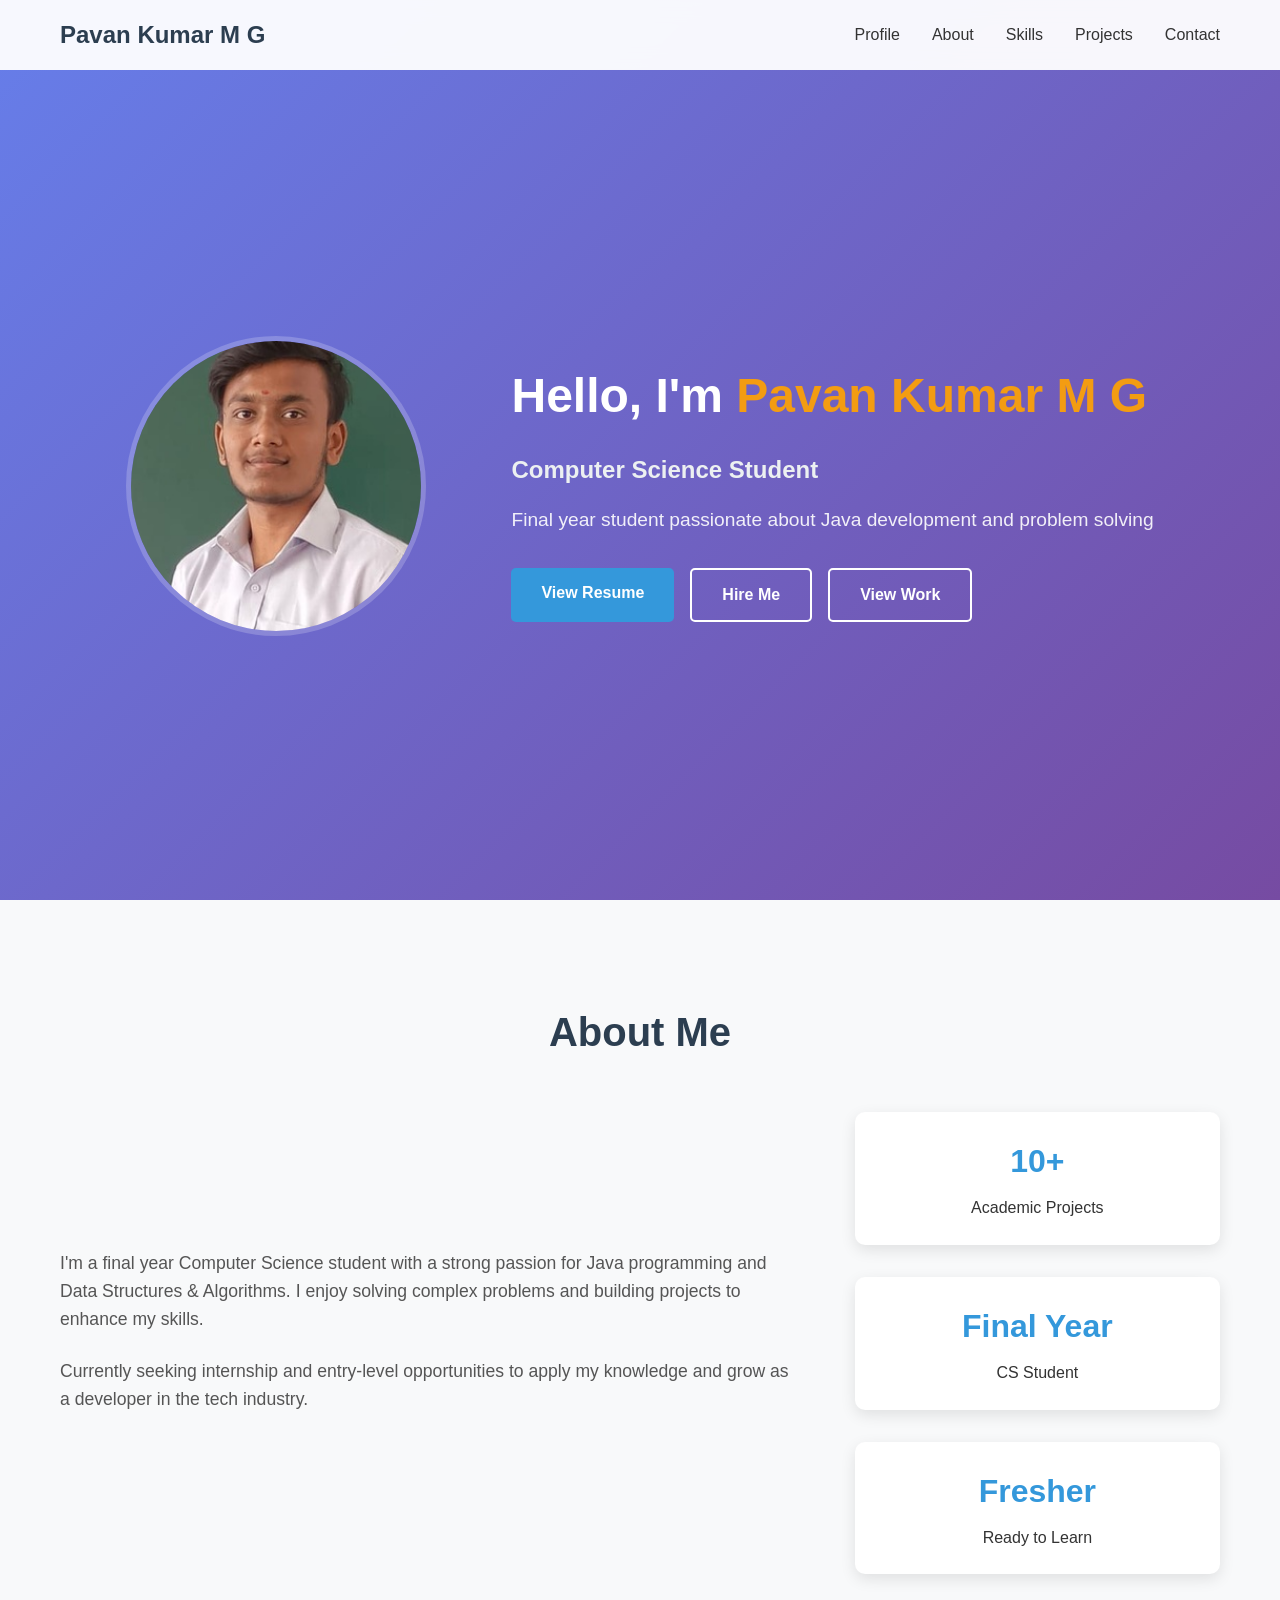
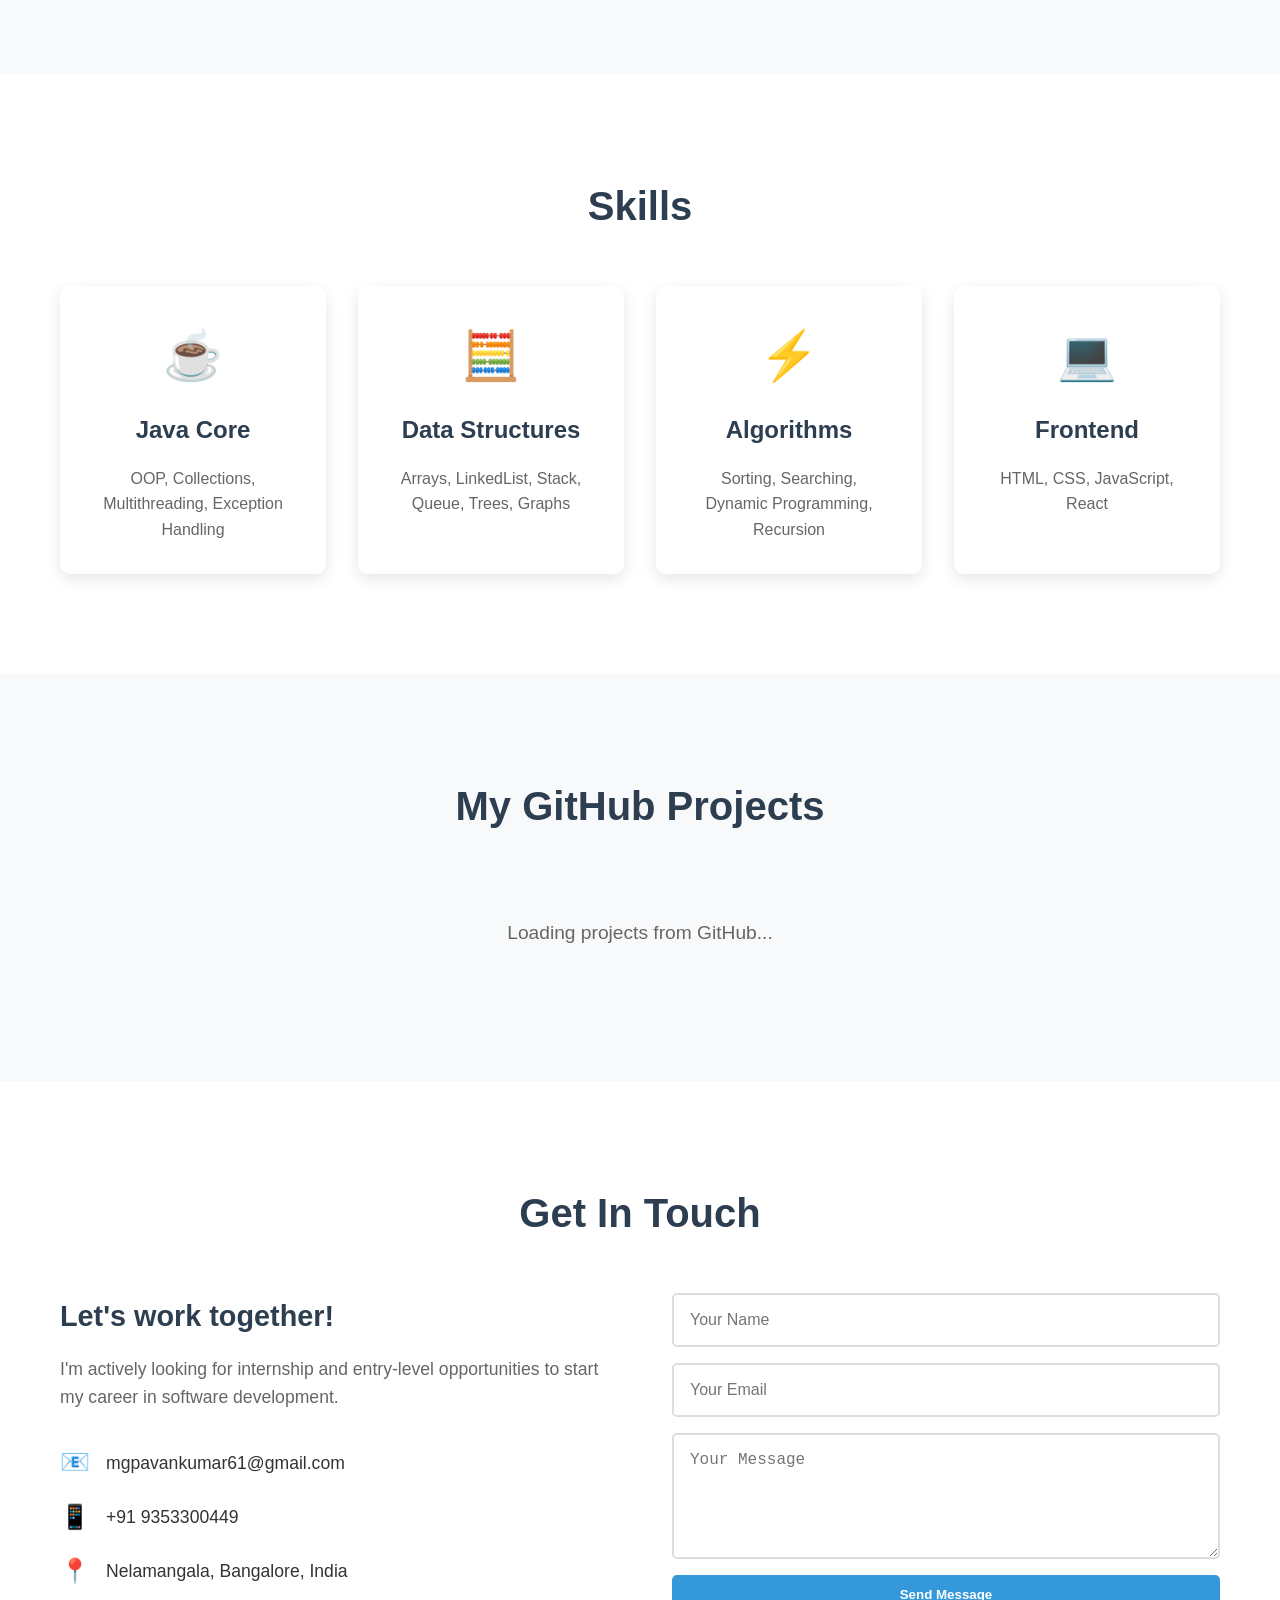
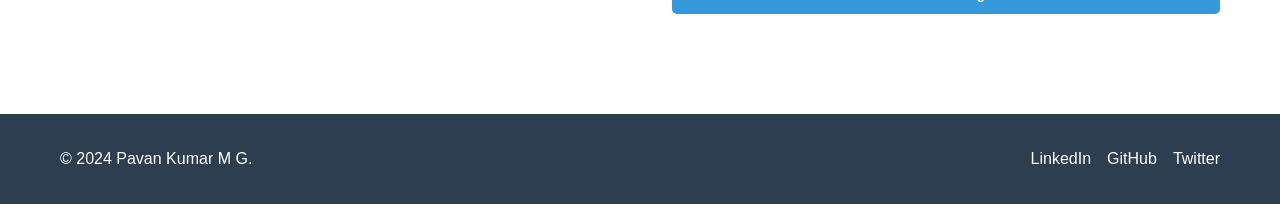
<file: index.html>
<!DOCTYPE html>
<html lang="en">
<head>
    <meta charset="UTF-8">
    <meta name="viewport" content="width=device-width, initial-scale=1.0">
    <title>Pavan Kumar M G - Portfolio</title>
    <link rel="stylesheet" href="styles.css">
    <script src="github.js" defer></script>
</head>
<body>
    <!-- Navigation -->
    <nav>
        <div class="nav-container">
            <h2>Pavan Kumar M G</h2>
            <ul>
                <li><a href="#profile">Profile</a></li>
                <li><a href="#about">About</a></li>
                <li><a href="#skills">Skills</a></li>
                <li><a href="#projects">Projects</a></li>
                <li><a href="#contact">Contact</a></li>
            </ul>
        </div>
    </nav>

    <!-- Profile Section -->
    <section id="profile" class="profile">
        <div class="profile-container">
            <div class="profile-image">
                <img src="photo.jpg.jpeg" alt="Pavan Kumar M G Profile Picture">
            </div>
            <div class="profile-content">
                <h1>Hello, I'm <span>Pavan Kumar M G</span></h1>
                <h2>Computer Science Student</h2>
                <p>Final year student passionate about Java development and problem solving</p>
                <div class="profile-buttons">
                    <a href="https://drive.google.com/file/d/1fKP-hVmkiVG8Byj61fQQD9lhDB0isuoK/view?usp=drive_link" target="_blank" class="btn primary">View Resume</a>
                    <a href="#contact" class="btn secondary">Hire Me</a>
                    <a href="#projects" class="btn secondary">View Work</a>
                </div>
            </div>
        </div>
    </section>

    <!-- About Me Section -->
    <section id="about" class="about">
        <div class="container">
            <h2>About Me</h2>
            <div class="about-content">
                <div class="about-text">
                    <p>I'm a final year Computer Science student with a strong passion for Java programming and Data Structures & Algorithms. I enjoy solving complex problems and building projects to enhance my skills.</p>
                    <p>Currently seeking internship and entry-level opportunities to apply my knowledge and grow as a developer in the tech industry.</p>
                </div>
                <div class="about-stats">
                    <div class="stat">
                        <h3>10+</h3>
                        <p>Academic Projects</p>
                    </div>
                    <div class="stat">
                        <h3>Final Year</h3>
                        <p>CS Student</p>
                    </div>
                    <div class="stat">
                        <h3>Fresher</h3>
                        <p>Ready to Learn</p>
                    </div>
                </div>
            </div>
        </div>
    </section>

    <!-- Skills Section -->
    <section id="skills" class="skills">
        <div class="container">
            <h2>Skills</h2>
            <div class="skills-grid">
                <div class="skill-card">
                    <div class="skill-icon">☕</div>
                    <h3>Java Core</h3>
                    <p>OOP, Collections, Multithreading, Exception Handling</p>
                </div>
                <div class="skill-card">
                    <div class="skill-icon">🧮</div>
                    <h3>Data Structures</h3>
                    <p>Arrays, LinkedList, Stack, Queue, Trees, Graphs</p>
                </div>
                <div class="skill-card">
                    <div class="skill-icon">⚡</div>
                    <h3>Algorithms</h3>
                    <p>Sorting, Searching, Dynamic Programming, Recursion</p>
                </div>
                <div class="skill-card">
                    <div class="skill-icon">💻</div>
                    <h3>Frontend</h3>
                    <p>HTML, CSS, JavaScript, React</p>
                </div>
            </div>
        </div>
    </section>

    <!-- Projects Section -->
    <section id="projects" class="projects">
        <div class="container">
            <h2>My GitHub Projects</h2>
            <div class="projects-grid">
                <!-- Projects will be loaded dynamically from GitHub -->
                <div class="loading">Loading projects from GitHub...</div>
            </div>
        </div>
    </section>

    <!-- Contact Section -->
    <section id="contact" class="contact">
        <div class="container">
            <h2>Get In Touch</h2>
            <div class="contact-content">
                <div class="contact-info">
                    <h3>Let's work together!</h3>
                    <p>I'm actively looking for internship and entry-level opportunities to start my career in software development.</p>
                    <div class="contact-details">
                        <div class="contact-item">
                            <span class="icon">📧</span>
                            <span>mgpavankumar61@gmail.com</span>
                        </div>
                        <div class="contact-item">
                            <span class="icon">📱</span>
                            <span>+91 9353300449</span>
                        </div>
                        <div class="contact-item">
                            <span class="icon">📍</span>
                            <span>Nelamangala, Bangalore, India</span>
                        </div>
                    </div>
                </div>
                <form class="contact-form">
                    <input type="text" placeholder="Your Name" required>
                    <input type="email" placeholder="Your Email" required>
                    <textarea placeholder="Your Message" rows="5" required></textarea>
                    <button type="submit" class="btn primary">Send Message</button>
                </form>
            </div>
        </div>
    </section>

    <!-- Footer -->
    <footer>
        <div class="container">
            <p>&copy; 2024 Pavan Kumar M G.</p>
            <div class="social-links">
                <a href="https://www.linkedin.com/in/pavan-kumar-m-g-86a682257/" target="_blank">LinkedIn</a>
                <a href="https://github.com/Pavankumar0411mg" target="_blank">GitHub</a>
                <a href="#">Twitter</a>
            </div>
        </div>
    </footer>
</body>
</html>
</file>
<file: styles.css>
* {
    margin: 0;
    padding: 0;
    box-sizing: border-box;
}

body {
    font-family: 'Arial', sans-serif;
    line-height: 1.6;
    color: #333;
}

.container {
    max-width: 1200px;
    margin: 0 auto;
    padding: 0 20px;
}

/* Navigation */
nav {
    position: fixed;
    top: 0;
    width: 100%;
    background: rgba(255, 255, 255, 0.95);
    backdrop-filter: blur(10px);
    z-index: 1000;
    padding: 1rem 0;
}

.nav-container {
    max-width: 1200px;
    margin: 0 auto;
    padding: 0 20px;
    display: flex;
    justify-content: space-between;
    align-items: center;
}

nav h2 {
    color: #2c3e50;
    font-size: 1.5rem;
}

nav ul {
    display: flex;
    list-style: none;
    gap: 2rem;
}

nav a {
    text-decoration: none;
    color: #333;
    font-weight: 500;
    transition: color 0.3s;
}

nav a:hover {
    color: #3498db;
}

/* Profile Section */
.profile {
    min-height: 100vh;
    display: flex;
    align-items: center;
    background: linear-gradient(135deg, #667eea 0%, #764ba2 100%);
    color: white;
    padding-top: 80px;
}

.profile-container {
    max-width: 1200px;
    margin: 0 auto;
    padding: 0 20px;
    display: grid;
    grid-template-columns: 1fr 2fr;
    gap: 4rem;
    align-items: center;
}

.profile-image img {
    width: 300px;
    height: 300px;
    border-radius: 50%;
    object-fit: cover;
    border: 5px solid rgba(255, 255, 255, 0.2);
}

.profile-content h1 {
    font-size: 3rem;
    margin-bottom: 1rem;
}

.profile-content h1 span {
    color: #f39c12;
}

.profile-content h2 {
    font-size: 1.5rem;
    margin-bottom: 1rem;
    color: #ecf0f1;
}

.profile-content p {
    font-size: 1.2rem;
    margin-bottom: 2rem;
    opacity: 0.9;
}

.profile-buttons {
    display: flex;
    gap: 1rem;
    flex-wrap: wrap;
}

/* Buttons */
.btn {
    display: inline-block;
    padding: 12px 30px;
    text-decoration: none;
    border-radius: 5px;
    font-weight: 600;
    transition: all 0.3s;
    border: none;
    cursor: pointer;
}

.btn.primary {
    background: #3498db;
    color: white;
}

.btn.primary:hover {
    background: #2980b9;
    transform: translateY(-2px);
}

.btn.secondary {
    background: transparent;
    color: white;
    border: 2px solid white;
}

.btn.secondary:hover {
    background: white;
    color: #333;
}

.btn.small {
    padding: 8px 20px;
    font-size: 0.9rem;
}

/* About Section */
.about {
    padding: 100px 0;
    background: #f8f9fa;
}

.about h2 {
    text-align: center;
    font-size: 2.5rem;
    margin-bottom: 3rem;
    color: #2c3e50;
}

.about-content {
    display: grid;
    grid-template-columns: 2fr 1fr;
    gap: 4rem;
    align-items: center;
}

.about-text p {
    font-size: 1.1rem;
    margin-bottom: 1.5rem;
    color: #555;
}

.about-stats {
    display: flex;
    flex-direction: column;
    gap: 2rem;
}

.stat {
    text-align: center;
    padding: 1.5rem;
    background: white;
    border-radius: 10px;
    box-shadow: 0 5px 15px rgba(0,0,0,0.1);
}

.stat h3 {
    font-size: 2rem;
    color: #3498db;
    margin-bottom: 0.5rem;
}

/* Skills Section */
.skills {
    padding: 100px 0;
}

.skills h2 {
    text-align: center;
    font-size: 2.5rem;
    margin-bottom: 3rem;
    color: #2c3e50;
}

.skills-grid {
    display: grid;
    grid-template-columns: repeat(auto-fit, minmax(250px, 1fr));
    gap: 2rem;
}

.skill-card {
    background: white;
    padding: 2rem;
    border-radius: 10px;
    text-align: center;
    box-shadow: 0 5px 15px rgba(0,0,0,0.1);
    transition: transform 0.3s;
}

.skill-card:hover {
    transform: translateY(-5px);
}

.skill-icon {
    font-size: 3rem;
    margin-bottom: 1rem;
}

.skill-card h3 {
    font-size: 1.5rem;
    margin-bottom: 1rem;
    color: #2c3e50;
}

.skill-card p {
    color: #666;
}

/* Projects Section */
.projects {
    padding: 100px 0;
    background: #f8f9fa;
}

.projects h2 {
    text-align: center;
    font-size: 2.5rem;
    margin-bottom: 3rem;
    color: #2c3e50;
}

.loading {
    text-align: center;
    font-size: 1.2rem;
    color: #666;
    padding: 2rem;
}

.projects-grid {
    display: grid;
    grid-template-columns: repeat(auto-fit, minmax(350px, 1fr));
    gap: 2rem;
}

.project-card {
    background: white;
    border-radius: 10px;
    overflow: hidden;
    box-shadow: 0 5px 15px rgba(0,0,0,0.1);
    transition: transform 0.3s;
    cursor: pointer;
}

.project-card:hover {
    transform: translateY(-5px);
}

.project-card img {
    width: 100%;
    height: 250px;
    object-fit: cover;
}

.project-content {
    padding: 1.5rem;
}

.project-content h3 {
    font-size: 1.3rem;
    margin-bottom: 0.5rem;
    color: #2c3e50;
}

.project-content p {
    color: #666;
    margin-bottom: 1rem;
}

.project-tech {
    display: flex;
    gap: 0.5rem;
    margin-bottom: 1rem;
    flex-wrap: wrap;
}

.project-tech span {
    background: #3498db;
    color: white;
    padding: 0.3rem 0.8rem;
    border-radius: 15px;
    font-size: 0.8rem;
}

.project-links {
    display: flex;
    gap: 1rem;
}

/* Contact Section */
.contact {
    padding: 100px 0;
}

.contact h2 {
    text-align: center;
    font-size: 2.5rem;
    margin-bottom: 3rem;
    color: #2c3e50;
}

.contact-content {
    display: grid;
    grid-template-columns: 1fr 1fr;
    gap: 4rem;
}

.contact-info h3 {
    font-size: 1.8rem;
    margin-bottom: 1rem;
    color: #2c3e50;
}

.contact-info p {
    font-size: 1.1rem;
    color: #666;
    margin-bottom: 2rem;
}

.contact-details {
    display: flex;
    flex-direction: column;
    gap: 1rem;
}

.contact-item {
    display: flex;
    align-items: center;
    gap: 1rem;
    font-size: 1.1rem;
}

.contact-item .icon {
    font-size: 1.5rem;
}

.contact-form {
    display: flex;
    flex-direction: column;
    gap: 1rem;
}

.contact-form input,
.contact-form textarea {
    padding: 1rem;
    border: 2px solid #ddd;
    border-radius: 5px;
    font-size: 1rem;
    transition: border-color 0.3s;
}

.contact-form input:focus,
.contact-form textarea:focus {
    outline: none;
    border-color: #3498db;
}

/* Footer */
footer {
    background: #2c3e50;
    color: white;
    padding: 2rem 0;
    text-align: center;
}

footer .container {
    display: flex;
    justify-content: space-between;
    align-items: center;
}

.social-links {
    display: flex;
    gap: 1rem;
}

.social-links a {
    color: white;
    text-decoration: none;
    transition: color 0.3s;
}

.social-links a:hover {
    color: #3498db;
}

/* Responsive Design */
@media (max-width: 768px) {
    .profile-container {
        grid-template-columns: 1fr;
        text-align: center;
        gap: 2rem;
    }
    
    .profile-content h1 {
        font-size: 2rem;
    }
    
    .about-content {
        grid-template-columns: 1fr;
        gap: 2rem;
    }
    
    .about-stats {
        flex-direction: row;
        justify-content: space-around;
    }
    
    .contact-content {
        grid-template-columns: 1fr;
        gap: 2rem;
    }
    
    nav ul {
        gap: 1rem;
    }
    
    footer .container {
        flex-direction: column;
        gap: 1rem;
    }
    
    .profile-buttons {
        flex-direction: column;
        align-items: center;
    }
}
</file>
